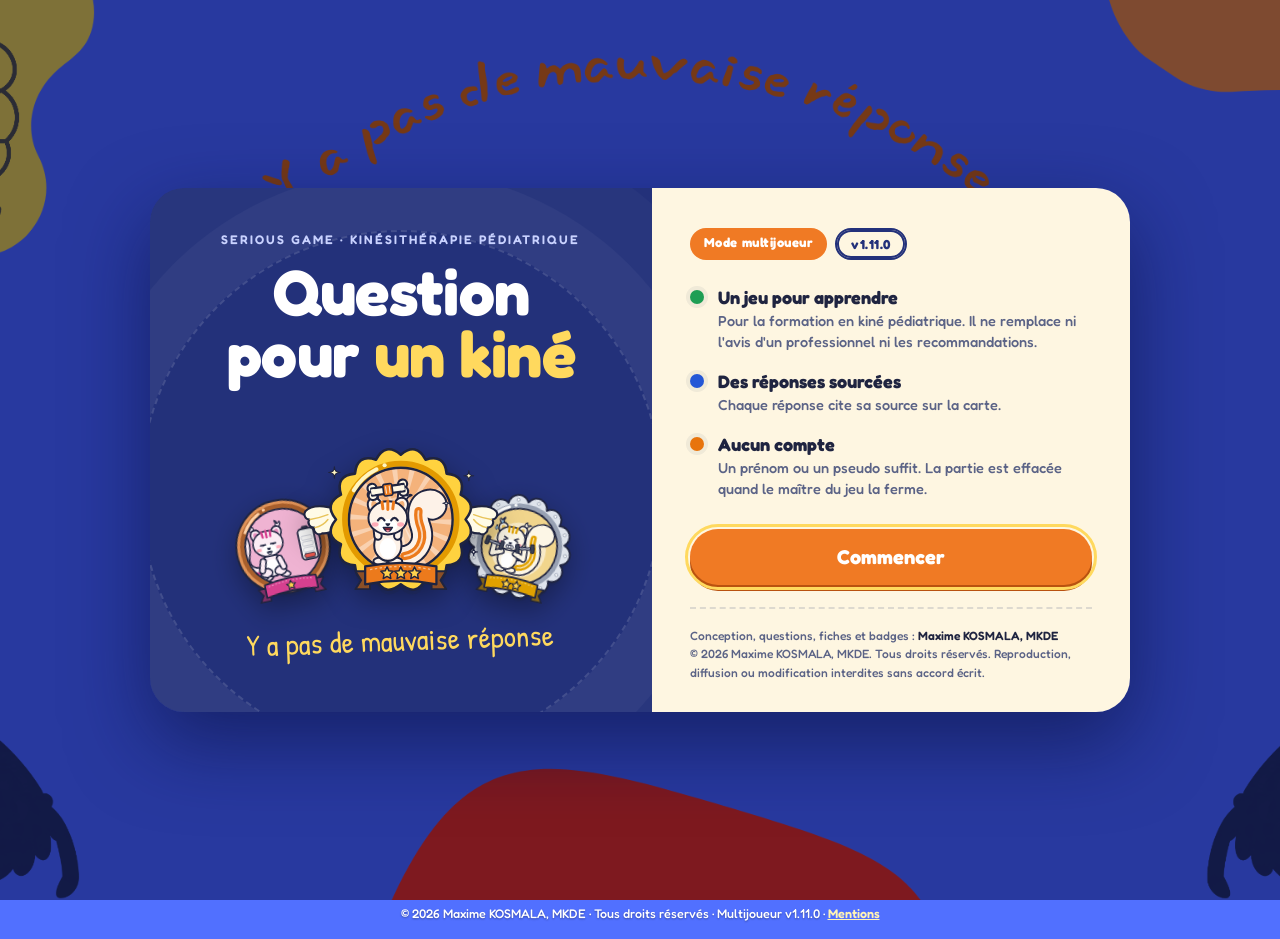
<file: index.html>
<!doctype html>
<!-- © 2026 Maxime KOSMALA, MKDE. Tous droits réservés. Question pour un kiné – Multijoueur v1.11.0. Voir LICENCE.txt. -->
<html lang="fr">
<head>
<meta charset="utf-8">
<meta name="author" content="Maxime KOSMALA, MKDE">
<meta name="copyright" content="© 2026 Maxime KOSMALA, MKDE. Tous droits réservés.">
<meta name="color-scheme" content="light dark">
<meta name="theme-color" content="#5170FF">
<meta name="viewport" content="width=device-width, initial-scale=1, viewport-fit=cover">
<title>Question pour un kiné · multijoueur</title>
<link rel="stylesheet" href="style.css?v=1.11.0">
<style>[hidden]{display:none!important} body{margin:0} img{max-width:100%}</style>
</head>
<body class="page-accueil">
<header class="m-head" aria-hidden="true"><img class="logo" src="logo.png" alt=""><img class="phrase" src="phrase.png" alt=""></header>
<main class="app" id="app"></main>
<noscript><p style="background:#fff;padding:16px">Ce jeu a besoin de JavaScript.</p></noscript>
<script>
/* Un lien d'invitation vers l'accueil avec un code renvoie directement sur la page joueur. */
if (/[?&]p=/.test(location.search)) location.replace("joueur.html" + location.search);
</script>
<script src="config.js?v=1.11.0"></script>
<script src="commun.js?v=1.11.0"></script>
<script src="badges.js?v=1.11.0"></script>
<script>
(function () {
  var Q = window.QPK;
  document.getElementById("app").innerHTML = Q.demoBanner() +
    '<section class="panel">' + Q.brand("mode multijoueur") +
    '<h2>Qui êtes-vous ?</h2><p class="lead">Une partie se joue avec un maître du jeu sur ordinateur et des joueurs sur leur téléphone.</p>' +
    '<div class="home-choices">' +
    '<a href="hote.html"><strong>Maître du jeu</strong><span>Je crée la partie, je vois les questions et les réponses, je valide.</span></a>' +
    '<a href="joueur.html"><strong>Joueur</strong><span>J\'ai un code de partie. Je réponds depuis mon téléphone.</span></a>' +
    '</div><p class="version">Question pour un kiné · ' + Q.VERSION + '</p></section>';
})();
</script>
</body>
</html>
</file>
<file: style.css>
/* © 2026 Maxime KOSMALA, MKDE. Tous droits réservés.
   Question pour un kiné – version pédiatrique · Multijoueur v1.11.0
   Reproduction, diffusion ou modification interdites sans accord écrit de l'auteur. Voir LICENCE.txt. */

/* Layout: plein écran sur le fond fourni ; carte au centre, commandes du maître du jeu dessous, camemberts des joueurs en bas. */
/* Polices hébergées avec le jeu (licence SIL OFL, voir LICENCE-polices-OFL.txt). Aucune connexion à Google Fonts. */
@font-face { font-family: "Fredoka"; src: url("police-fredoka.woff") format("woff"); font-weight: 500 700; font-style: normal; font-display: swap; }
@font-face { font-family: "Patrick Hand"; src: url("police-patrick-hand.woff") format("woff"); font-weight: 400; font-style: normal; font-display: swap; }
:root {
  color-scheme: light;
  --sky: #5170FF;        /* bleu du fond */
  --sky-deep: #23317A;   /* silhouettes */
  --sun: #FFD95E;        /* jaune du logo */
  --tangerine: #F07A24;  /* titre arqué */
  --cherry: #FF3131;     /* tache rouge */
  --paper: #FEF6E1;      /* crème de la carte */
  --ink: #1F2440;
  --muted: #5B6386;
  --panel: rgba(255, 255, 255, 0.94);
  --line: #D9DEF3;
  --font-ui: "Fredoka", "Trebuchet MS", system-ui, sans-serif;
  --font-hand: "Patrick Hand", "Comic Sans MS", "Segoe Print", cursive;
}
html, body { height: 100%; }
body {
  background: var(--sky) url("fond.png") center / cover no-repeat fixed;
  color: var(--ink);
  font-family: var(--font-ui);
  font-size: 16px;
}
button { font: inherit; cursor: pointer; }
button:focus-visible, input:focus-visible { outline: 3px solid var(--sun); outline-offset: 2px; }

.app {
  min-height: 100%;
  box-sizing: border-box;
  padding-left: max(16px, env(safe-area-inset-left, 0px));
  padding-right: max(16px, env(safe-area-inset-right, 0px));
  padding-block: clamp(140px, 19vh, 240px) 20px;
  display: flex; flex-direction: column; align-items: center; gap: 18px;
}

/* ---------- Top bar ---------- */
.topbar {
  position: fixed; z-index: 30;
  top: calc(12px + env(safe-area-inset-top, 0px));
  right: max(14px, env(safe-area-inset-right, 0px));
  display: flex; gap: 8px;
}
.chip-btn {
  background: var(--panel); color: var(--ink); border: 0; border-radius: 999px;
  padding: 8px 14px; font-weight: 600; font-size: 14px;
  box-shadow: 0 4px 14px rgba(20, 30, 90, 0.25);
}
.chip-btn.warn { background: var(--cherry); color: #fff; }

/* ---------- Panels (setup, rules, end) ---------- */
.panel {
  width: min(760px, 100%);
  background: var(--panel); border-radius: 28px;
  box-shadow: 0 18px 50px rgba(15, 25, 90, 0.35);
  padding: clamp(18px, 3vw, 32px);
  box-sizing: border-box;
}
.brand { text-align: center; margin: 0 0 16px; padding-bottom: 14px; border-bottom: 2px dashed var(--line); }
.brand h1 { margin: 0; font-size: clamp(30px, 4.6vw, 48px); line-height: 1.05; color: var(--tangerine); font-weight: 700; text-wrap: balance; }
.brand p { margin: 4px 0 0; font-size: clamp(15px, 1.8vw, 19px); font-weight: 600; letter-spacing: .14em; text-transform: uppercase; color: var(--sky-deep); }
.panel h2 { margin: 0 0 4px; font-size: clamp(24px, 3vw, 32px); color: var(--sky-deep); text-wrap: balance; }
.panel .lead { margin: 0 0 18px; color: var(--muted); }
.field-label { font-weight: 600; font-size: 13px; letter-spacing: 0.06em; text-transform: uppercase; color: var(--muted); margin: 18px 0 8px; }
.stepper { display: inline-flex; align-items: center; gap: 10px; background: #EEF1FF; border-radius: 999px; padding: 4px; }
.stepper button { width: 38px; height: 38px; border-radius: 50%; border: 0; background: #fff; font-size: 22px; font-weight: 700; color: var(--sky-deep); }
.stepper output { min-width: 28px; text-align: center; font-size: 22px; font-weight: 700; color: var(--sky-deep); font-variant-numeric: tabular-nums; }
.names { display: grid; grid-template-columns: repeat(auto-fill, minmax(170px, 1fr)); gap: 10px; }
.names input {
  width: 100%; box-sizing: border-box; border: 2px solid var(--line); border-radius: 14px;
  padding: 10px 12px; font: 600 16px var(--font-ui); color: var(--ink); background: #fff;
}
.cats { display: flex; flex-wrap: wrap; gap: 8px; }
.cat-toggle {
  display: inline-flex; align-items: center; gap: 8px; border-radius: 999px; border: 2px solid var(--line);
  background: #fff; padding: 6px 12px 6px 6px; font-weight: 600; font-size: 14px; color: var(--ink);
}
.cat-toggle .dot { width: 22px; height: 22px; border-radius: 50%; background: var(--c); display: grid; place-items: center; color: var(--t, #fff); font-size: 13px; }
.cat-toggle[aria-pressed="false"] { opacity: 0.45; }
.cat-toggle[aria-pressed="false"] .dot { color: transparent; background: #fff; border: 2px solid var(--c); box-sizing: border-box; }
.cat-toggle .n { color: var(--muted); font-weight: 500; }
.setup-foot { display: flex; flex-wrap: wrap; align-items: center; justify-content: space-between; gap: 12px; margin-top: 22px; }
.summary { color: var(--muted); }
.primary {
  border: 0; border-radius: 999px; padding: 14px 26px; font-size: 18px; font-weight: 700;
  background: var(--tangerine); color: #fff; box-shadow: 0 6px 0 #B9520F;
  transition: transform .12s, box-shadow .12s;
}
.primary:active { transform: translateY(4px); box-shadow: 0 2px 0 #B9520F; }
.primary:disabled { background: #B9BFD8; box-shadow: 0 6px 0 #9097B5; cursor: not-allowed; }
.ghost { border: 2px solid var(--sky-deep); background: #fff; color: var(--sky-deep); border-radius: 999px; padding: 10px 18px; font-weight: 700; }
.rules { margin: 0; padding-left: 20px; display: grid; gap: 6px; line-height: 1.45; }
.resume-box { display: flex; flex-wrap: wrap; gap: 10px; align-items: center; background: #FFF6D6; border-radius: 16px; padding: 10px 14px; margin-bottom: 14px; }

/* ---------- Card ---------- */
.table { display: flex; flex-direction: column; align-items: center; gap: 14px; width: 100%; }
.card-slot {
  width: 92vw; max-width: 720px;
  --w: min(720px, 94vw, calc((100vh - 540px) * 1.528));
  width: max(280px, var(--w)); max-width: 100%;
  aspect-ratio: 1007 / 659; perspective: 1600px; position: relative;
}
.card-empty {
  position: absolute; top: 0; right: 0; bottom: 0; left: 0; border-radius: 3.4% / 5.2%;
  border: 3px dashed rgba(255,255,255,0.7); display: grid; place-items: center;
  color: #fff; font-size: clamp(18px, 2.4vw, 26px); font-weight: 600; text-align: center; padding: 20px;
  background: rgba(35, 49, 122, 0.18);
}
.card {
  position: absolute; top: 0; right: 0; bottom: 0; left: 0; transform-style: preserve-3d;
  transition: transform .8s cubic-bezier(.3, .9, .3, 1);
}
.card.flipped { transform: rotateY(180deg); }
.face { position: absolute; top: 0; right: 0; bottom: 0; left: 0; backface-visibility: hidden; -webkit-backface-visibility: hidden; filter: drop-shadow(0 16px 26px rgba(10, 20, 80, 0.45)); }
.face.back { transform: rotateY(180deg); }
.face img { position: absolute; top: 0; right: 0; bottom: 0; left: 0; width: 100%; height: 100%; display: block; clip-path: inset(0.4% round 3.4% / 5.2%); }
.pill {
  position: absolute; left: 9.14%; top: 13.81%; width: 81.63%; height: 13.2%;
  border-radius: 999px; background: var(--c);
  display: flex; align-items: center; justify-content: center; gap: .5em;
  color: var(--t, #fff); font-family: var(--font-ui); font-weight: 600; text-align: center;
  font-size: calc(var(--cw) * 0.036); letter-spacing: 0.01em;
  box-shadow: inset 0 -0.25em 0 rgba(0,0,0,0.14);
}
.pill .tag { font-size: .62em; text-transform: uppercase; letter-spacing: .12em; opacity: .85; background: rgba(255,255,255,0.22); border: 1px solid currentColor; padding: .25em .7em; border-radius: 999px; }
.paper {
  position: absolute; left: 6.6%; top: 30.2%; width: 85.6%; height: 62.8%;
  background: var(--paper); overflow: hidden;
}
.paper .rule { position: absolute; left: 0; right: 0; border-bottom: 2px dotted #2A2A2A; opacity: .78; }
.paper .text {
  position: absolute; left: 0; right: 0; top: 0; text-align: center;
  font-family: var(--font-hand); color: #1B1B2E; padding: 0 3%;
  overflow-wrap: anywhere;
}
.card.enter { animation: deal .7s cubic-bezier(.2,.9,.25,1.15); }
@keyframes deal { from { transform: translateY(-60vh) rotate(-14deg) scale(.7); opacity: 0; } to { transform: none; opacity: 1; } }
.card.leave { animation: discard .45s ease-in forwards; }
@keyframes discard { to { transform: translateX(80vw) rotate(18deg); opacity: 0; } }

.source { min-height: 1.4em; color: #fff; font-size: 13px; text-align: center; max-width: min(720px, 100%); text-shadow: 0 1px 2px rgba(0,0,0,.35); }
.source a { color: #FFF3B5; }

/* ---------- GM controls ---------- */
.controls { display: flex; flex-wrap: wrap; gap: 10px; justify-content: center; align-items: center; }
.award { width: min(900px, 100%); background: var(--panel); border-radius: 20px; padding: 12px 14px; box-sizing: border-box; box-shadow: 0 10px 30px rgba(15,25,90,.3); }
.award h3 { margin: 0 0 8px; font-size: 15px; color: var(--muted); font-weight: 600; text-align: center; }
.award .who { display: flex; flex-wrap: wrap; gap: 8px; justify-content: center; }
.who button {
  border: 0; border-radius: 999px; padding: 10px 16px; font-weight: 700; font-size: 16px;
  background: var(--c); color: var(--t, #fff); box-shadow: 0 4px 0 rgba(0,0,0,0.25);
}
.who button.none { background: #fff; color: var(--muted); border: 2px solid var(--line); box-shadow: none; }
.who button:disabled { background: #E7EAF5; color: #9AA1BF; box-shadow: none; cursor: not-allowed; }

/* ---------- Players ---------- */
.players { display: flex; flex-wrap: wrap; gap: 12px; justify-content: center; width: min(1200px, 100%); }
.player {
  background: var(--panel); border-radius: 22px; padding: 10px 14px 10px 10px; min-width: 0;
  display: flex; align-items: center; gap: 10px; box-shadow: 0 8px 22px rgba(15,25,90,.28);
  transition: transform .3s, box-shadow .3s;
}
.player.hot { transform: translateY(-8px) scale(1.06); box-shadow: 0 0 0 4px var(--sun), 0 14px 30px rgba(15,25,90,.4); }
.player.done { background: #FFF6D6; }
.player svg { width: clamp(60px, 7vw, 84px); height: auto; flex: none; overflow: visible; }
.player .meta { display: grid; gap: 2px; min-width: 0; }
.player .name { font-weight: 700; font-size: 17px; white-space: nowrap; overflow: hidden; text-overflow: ellipsis; max-width: 150px; }
.player .count { font-size: 13px; color: var(--muted); font-variant-numeric: tabular-nums; }
.player .badge { font-size: 12px; font-weight: 700; color: #8A5A00; }
.slice { transition: fill .3s; }
.slice.pop { animation: pop .6s cubic-bezier(.2,1.6,.4,1); transform-box: fill-box; transform-origin: center; }
@keyframes pop { 0% { transform: scale(.4); } 60% { transform: scale(1.25); } 100% { transform: scale(1); } }

/* ---------- Celebration ---------- */
.banner {
  position: fixed; top: 0; right: 0; bottom: 0; left: 0; z-index: 50; display: grid; place-items: center; pointer-events: none;
}
.banner .box {
  text-align: center; background: #fff; border-radius: 30px; padding: 22px 40px 26px;
  box-shadow: 0 20px 60px rgba(10,20,80,.5); border: 6px solid var(--c);
  animation: bannerIn .55s cubic-bezier(.2,1.5,.4,1);
  max-width: 86vw;
}
.banner .small { font-size: clamp(16px, 2vw, 22px); color: var(--muted); font-weight: 600; }
.banner .big { font-size: clamp(38px, 7vw, 84px); font-weight: 700; color: var(--tangerine); line-height: 1.05; overflow-wrap: anywhere; }
.banner .sub { margin-top: 6px; font-size: clamp(15px, 1.8vw, 20px); color: var(--ink); font-weight: 700; }
.banner.out .box { animation: bannerOut .35s ease-in forwards; }
@keyframes bannerIn { from { transform: scale(.3) rotate(-8deg); opacity: 0; } to { transform: none; opacity: 1; } }
@keyframes bannerOut { to { transform: scale(.6); opacity: 0; } }
.confetti { position: fixed; top: -20px; width: 10px; height: 16px; border-radius: 2px; z-index: 49; pointer-events: none; }
.flyer { position: fixed; z-index: 60; pointer-events: none; left: 0; top: 0; }

/* ---------- End ---------- */
.ranking { list-style: none; margin: 10px 0 0; padding: 0; display: grid; gap: 10px; }
.ranking li { display: flex; align-items: center; gap: 14px; background: #fff; border: 2px solid var(--line); border-radius: 18px; padding: 10px 14px; }
.ranking li:first-child { border-color: var(--sun); background: #FFF8DC; }
.ranking .pos { font-size: 28px; font-weight: 700; color: var(--tangerine); width: 48px; text-align: center; font-variant-numeric: tabular-nums; }
.ranking .who2 { font-size: 20px; font-weight: 700; flex: 1; min-width: 0; overflow-wrap: anywhere; }
.ranking .stat { color: var(--muted); font-size: 14px; text-align: right; }
.ranking svg { width: 54px; height: 54px; flex: none; }

@media (max-width: 560px) {
  .player .name { max-width: 110px; }
  .pill { font-size: calc(var(--cw) * 0.042); }
}

/* ---------- Téléphone : fond simplifié, logo et phrase entiers ---------- */
.m-head { display: none; }
@media (max-width: 760px) {
  body { background: var(--sky); }
  .m-head { display: block; position: relative; height: 230px; margin-bottom: -230px; pointer-events: none; }
  .m-head .logo { position: absolute; left: 0; top: 0; width: 132px; height: auto; }
  .m-head .phrase { position: absolute; left: 50%; transform: translateX(-50%); top: 148px; width: min(88vw, 440px); height: auto; }
  .app { padding-block: 240px 16px; }
}
@media (prefers-reduced-motion: reduce) {
  .card, .card.enter, .card.leave, .slice.pop, .banner .box { animation: none !important; transition: none !important; }
}

/* ---------- Compatibilité anciens navigateurs ---------- */
@supports not (aspect-ratio: 1 / 1) {
  .card-slot::before { content: ""; display: block; padding-top: 65.44%; }
}

/* ---------- Paramètres ---------- */
.tabs { display: flex; flex-wrap: wrap; gap: 6px; margin: 4px 0 18px; border-bottom: 2px solid var(--line); }
.tabs button {
  border: 0; background: none; padding: 10px 14px; font-weight: 700; font-size: 15px; color: var(--muted);
  border-bottom: 3px solid transparent; margin-bottom: -2px;
}
.tabs button[aria-selected="true"] { color: var(--sky-deep); border-bottom-color: var(--tangerine); }
.note { background: #EEF1FF; border-radius: 14px; padding: 10px 14px; color: var(--ink); line-height: 1.45; margin: 0 0 14px; }
.note.warn { background: #FFF1D6; }
.note.ok { background: #E3F6EA; }
.note strong { color: var(--sky-deep); }
.toolbar { display: flex; flex-wrap: wrap; gap: 8px; align-items: center; margin-bottom: 10px; }
.toolbar select, .toolbar input[type="search"], .form select, .form input, .form textarea {
  border: 2px solid var(--line); border-radius: 12px; padding: 9px 11px; font: 500 15px var(--font-ui); color: var(--ink); background: #fff;
  box-sizing: border-box; max-width: 100%;
}
.toolbar input[type="search"] { flex: 1 1 180px; min-width: 0; }
.qlist { display: grid; gap: 6px; max-height: 52vh; overflow-y: auto; padding-right: 4px; }
.qrow { display: flex; gap: 10px; align-items: flex-start; background: #fff; border: 2px solid var(--line); border-radius: 14px; padding: 8px 10px; }
.qrow .num { color: var(--muted); font-size: 12px; font-weight: 700; min-width: 30px; padding-top: 3px; font-variant-numeric: tabular-nums; }
.qrow .body { flex: 1; min-width: 0; }
.qrow .chip { display: inline-block; font-size: 11px; font-weight: 700; padding: 2px 8px; border-radius: 999px; background: var(--c); color: var(--t, #fff); margin-bottom: 3px; }
.qrow .qt { font-weight: 600; line-height: 1.35; overflow-wrap: anywhere; }
.qrow .at { color: var(--muted); font-size: 13px; line-height: 1.35; overflow-wrap: anywhere; }
.qrow .acts { display: flex; flex-direction: column; gap: 4px; }
.mini { border: 2px solid var(--line); background: #fff; border-radius: 999px; padding: 5px 10px; font-weight: 700; font-size: 13px; color: var(--sky-deep); white-space: nowrap; }
.mini.danger { color: #B42318; }
.mini.danger.armed { background: #B42318; color: #fff; border-color: #B42318; }
.form { display: grid; gap: 10px; }
.form label { display: grid; gap: 4px; font-weight: 600; font-size: 14px; color: var(--muted); }
.form textarea { min-height: 84px; resize: vertical; line-height: 1.4; }
.row-btns { display: flex; flex-wrap: wrap; gap: 8px; justify-content: flex-end; align-items: center; margin-top: 6px; }
.group-grid { display: grid; grid-template-columns: repeat(auto-fill, minmax(170px, 1fr)); gap: 10px; }
.group-grid input { border: 2px solid var(--line); border-radius: 14px; padding: 10px 12px; font: 600 16px var(--font-ui); color: var(--ink); background: #fff; width: 100%; box-sizing: border-box; }
.file-zone { display: grid; gap: 10px; border: 3px dashed var(--line); border-radius: 18px; padding: 16px; background: #fff; }
.file-zone input[type="file"] { font: 500 15px var(--font-ui); max-width: 100%; }
.radios { display: flex; flex-wrap: wrap; gap: 14px; }
.radios label { display: inline-flex; gap: 6px; align-items: center; font-weight: 600; }
.steps-list { margin: 6px 0 0; padding-left: 20px; line-height: 1.5; }
.steps-list li { margin-bottom: 4px; }
.version { margin-top: 16px; color: var(--muted); font-size: 12px; text-align: right; }
.cat-toggle:disabled { opacity: .3; cursor: not-allowed; }

/* =================== Multijoueur =================== */
.demo-note { width: min(1200px, 100%); box-sizing: border-box; background: #FFF1D6; color: var(--ink); border-radius: 16px; padding: 10px 14px; line-height: 1.45; box-shadow: 0 8px 22px rgba(15,25,90,.2); }
.err-note { background: #FDE2E1; }
.panel .row { display: flex; flex-wrap: wrap; gap: 10px; align-items: center; }
.big-input {
  width: 100%; box-sizing: border-box; border: 2px solid var(--line); border-radius: 14px;
  padding: 12px 14px; font: 600 18px var(--font-ui); color: var(--ink); background: #fff;
}
.code-input { text-transform: uppercase; letter-spacing: .3em; font-size: 26px; text-align: center; }
.home-choices { display: grid; grid-template-columns: repeat(auto-fit, minmax(220px, 1fr)); gap: 14px; margin-top: 10px; }
.home-choices a {
  display: grid; gap: 6px; text-decoration: none; color: var(--ink); background: #fff; border: 3px solid var(--line);
  border-radius: 22px; padding: 18px; transition: transform .15s, border-color .15s;
}
.home-choices a:hover { transform: translateY(-3px); border-color: var(--tangerine); }
.home-choices strong { font-size: 22px; color: var(--sky-deep); }
.home-choices span { color: var(--muted); line-height: 1.4; }

/* Salle d'attente */
.lobby { display: grid; grid-template-columns: minmax(0, 1fr) auto; gap: 18px; align-items: center; }
.lobby .code-big { font-size: clamp(48px, 9vw, 92px); font-weight: 700; letter-spacing: .12em; color: var(--tangerine); line-height: 1; }
.lobby .link { word-break: break-all; color: var(--sky-deep); font-weight: 600; }
.qr-box { background: #fff; border-radius: 18px; padding: 8px; border: 2px solid var(--line); line-height: 0; }
.qr-box svg { width: clamp(150px, 22vw, 240px); height: auto; }
.chips { display: flex; flex-wrap: wrap; gap: 8px; margin-top: 6px; }
.chips span { background: #EEF1FF; border-radius: 999px; padding: 6px 12px; font-weight: 600; }
.chips span.off { opacity: .45; }
.chips .x { border: 0; background: none; color: #B42318; font-weight: 700; margin-left: 4px; padding: 0 2px; }
@media (max-width: 640px) { .lobby { grid-template-columns: 1fr; justify-items: center; text-align: center; } }

/* Bandeau d'infos du maître du jeu */
.infobar { width: min(1200px, 100%); display: flex; flex-wrap: wrap; gap: 8px 14px; align-items: center; justify-content: space-between;
  background: var(--panel); border-radius: 18px; padding: 8px 14px; box-sizing: border-box; box-shadow: 0 8px 22px rgba(15,25,90,.25); }
.infobar .code { font-weight: 700; color: var(--tangerine); letter-spacing: .1em; font-size: 20px; }
.infobar .acts { display: flex; flex-wrap: wrap; gap: 6px; }

/* Grille du maître du jeu : carte + réponse à gauche, pile des réponses à droite */
.mj-grid { width: min(1200px, 100%); display: grid; grid-template-columns: minmax(0, 1.15fr) minmax(0, 1fr); gap: 18px; align-items: start; }
@media (max-width: 900px) { .mj-grid { grid-template-columns: 1fr; } }
.mj-col { display: flex; flex-direction: column; gap: 12px; align-items: stretch; min-width: 0; }
.card-slot.fluid { width: 100%; max-width: 100%; }
.answer-box { background: var(--panel); border-radius: 20px; padding: 12px 16px; box-shadow: 0 10px 30px rgba(15,25,90,.3); }
.answer-box h3, .pile-head h3 { margin: 0 0 6px; font-size: 13px; letter-spacing: .08em; text-transform: uppercase; color: var(--muted); }
.answer-box .a { line-height: 1.45; font-weight: 500; }
.answer-box .a.hidden { filter: blur(7px); user-select: none; }
.answer-box .src { margin-top: 6px; font-size: 13px; color: var(--muted); }
.answer-box .src a { color: var(--sky-deep); }
.answer-box .tools { display: flex; justify-content: flex-end; margin-top: 6px; }
.mj-controls { display: flex; flex-wrap: wrap; gap: 10px; justify-content: center; }

.pile-head { display: flex; justify-content: space-between; align-items: baseline; background: var(--panel); border-radius: 16px; padding: 8px 14px; }
.pile-head .n { font-weight: 700; color: var(--sky-deep); }
.pile { position: relative; width: 100%; aspect-ratio: 1007 / 659; margin-bottom: 14px; }
.pile .layer { position: absolute; top: 0; right: 0; bottom: 0; left: 0; border-radius: 3.4% / 5.2%; background: #fff url("carte.jpg") center / cover;
  box-shadow: 0 6px 16px rgba(10,20,80,.35); }
.pile .top { position: absolute; top: 0; right: 0; bottom: 0; left: 0; filter: drop-shadow(0 14px 22px rgba(10, 20, 80, 0.45)); }
.pile .top img { position: absolute; top: 0; right: 0; bottom: 0; left: 0; width: 100%; height: 100%; display: block; clip-path: inset(0.4% round 3.4% / 5.2%); }
.pile .top.enter { animation: deal .5s cubic-bezier(.2,.9,.25,1.15); }
.pile-empty { position: absolute; top: 0; right: 0; bottom: 0; left: 0; border-radius: 3.4% / 5.2%; border: 3px dashed rgba(255,255,255,0.7);
  display: grid; place-items: center; color: #fff; font-weight: 600; text-align: center; padding: 20px; background: rgba(35, 49, 122, 0.18); font-size: clamp(16px, 2vw, 22px); }
.verdict { display: grid; grid-template-columns: 1fr 1fr; gap: 10px; }
.verdict button { border: 0; border-radius: 999px; padding: 14px 10px; font-size: 18px; font-weight: 700; color: #fff; }
.verdict .ok { background: #1E9E54; box-shadow: 0 6px 0 #12693A; }
.verdict .ko { background: #D6263B; box-shadow: 0 6px 0 #8E1626; }
.verdict button:active { transform: translateY(4px); box-shadow: none; }
.verdict button:disabled { background: #B9BFD8; box-shadow: none; cursor: not-allowed; }
.queue { background: var(--panel); border-radius: 16px; padding: 8px 14px; font-size: 14px; color: var(--muted); }
.queue ol { margin: 4px 0 0; padding-left: 20px; }
.queue li { margin: 2px 0; }
.queue b { color: var(--ink); }

/* Joueurs */
.player.me { box-shadow: 0 0 0 3px var(--tangerine), 0 8px 22px rgba(15,25,90,.28); }
.player.off { opacity: .55; }
.player .st { font-size: 12px; font-weight: 700; }
.st.wait { color: #8A5A00; } .st.ko { color: #B42318; } .st.ok { color: #12693A; }

/* Page joueur */
.play { width: min(720px, 100%); display: flex; flex-direction: column; gap: 12px; }
.play .card-slot { width: 100%; max-width: 100%; }
.answer-form { background: var(--panel); border-radius: 22px; padding: 12px 14px; box-shadow: 0 10px 30px rgba(15,25,90,.3); display: grid; gap: 10px; }
.answer-form textarea { width: 100%; box-sizing: border-box; min-height: 96px; resize: vertical; border: 2px solid var(--line); border-radius: 14px;
  padding: 10px 12px; font: 500 17px/1.4 var(--font-ui); color: var(--ink); background: #fff; }
.answer-form textarea:disabled { background: #F2F4FA; color: var(--muted); }
.answer-form .foot { display: flex; flex-wrap: wrap; gap: 10px; align-items: center; justify-content: space-between; }
.feedback { border-radius: 14px; padding: 10px 14px; font-weight: 600; line-height: 1.4; }
.feedback.wait { background: #FFF6D6; color: #6B4700; }
.feedback.ko { background: #FDE2E1; color: #8E1626; animation: shake .4s; }
.feedback.ok { background: #E3F6EA; color: #12693A; }
.feedback.info { background: #EEF1FF; color: var(--sky-deep); }
@keyframes shake { 20%, 60% { transform: translateX(-6px); } 40%, 80% { transform: translateX(6px); } }
.waiting { text-align: center; }
.waiting .dots::after { content: "…"; animation: blink 1.4s infinite; }
@keyframes blink { 50% { opacity: .2; } }
.ecran .players .player svg { width: clamp(70px, 8vw, 100px); }

/* Téléphone : en-tête réduit sur la page joueur pour garder la question et le champ visibles */
@media (max-width: 760px) {
  body.page-joueur .m-head { height: 96px; margin-bottom: -96px; }
  body.page-joueur .m-head .logo { width: 84px; }
  body.page-joueur .m-head .phrase { display: none; }
  body.page-joueur .app { padding-block: 100px 16px; }
}
@media (prefers-reduced-motion: reduce) { .pile .top.enter, .feedback.ko { animation: none !important; } }
.modal { position: fixed; top: 0; right: 0; bottom: 0; left: 0; z-index: 40; background: rgba(20, 28, 70, .55); display: grid; place-items: center; padding: 16px; }
.modal .panel { max-height: 92vh; overflow: auto; }
.waiting .chips { justify-content: center; }

/* ---------- choix par fiche ---------- */
.field-row { display: flex; align-items: center; justify-content: space-between; gap: 10px; flex-wrap: wrap; margin: 18px 0 8px; }
.field-row .field-label { margin: 0; }
.mode-switch { display: inline-flex; border: 2px solid var(--line); border-radius: 999px; background: #fff; padding: 2px; }
.mode-switch button { border: 0; background: none; border-radius: 999px; padding: 4px 12px; font: 600 13px var(--font-ui); color: var(--muted); cursor: pointer; }
.mode-switch button[aria-pressed="true"] { background: var(--sky-deep); color: #fff; }
.fiches-pick { border: 2px solid var(--line); border-radius: 16px; background: #fff; padding: 4px 12px; max-height: 340px; overflow: auto; }
.fiches-pick details { border-bottom: 1px dashed var(--line); }
.fiches-pick details:last-of-type { border-bottom: 0; }
.fiches-pick summary { display: flex; align-items: center; gap: 8px; padding: 9px 0; font-weight: 700; color: var(--sky-deep); cursor: pointer; list-style: none; }
.fiches-pick summary::-webkit-details-marker { display: none; }
.fiches-pick .chev { margin-left: auto; color: var(--muted); font-size: 18px; line-height: 1; transition: transform .15s; }
.fiches-pick details[open] .chev { transform: rotate(90deg); }
.fiches-pick label { display: flex; align-items: center; gap: 8px; padding: 5px 0 5px 26px; font-size: 14px; cursor: pointer; }
.fiches-pick .n { color: var(--muted); font-weight: 500; font-size: 13px; white-space: nowrap; }
.fiches-pick input[type="checkbox"] { width: 18px; height: 18px; margin: 0; accent-color: var(--sky-deep); flex: none; }
.fiches-pick label input[disabled] + span { opacity: .45; }
.fiches-tools { margin: 6px 0 8px; font-size: 13px; color: var(--muted); text-align: right; }
.linkish { border: 0; background: none; padding: 0; font: 600 13px var(--font-ui); color: var(--sky-deep); text-decoration: underline; cursor: pointer; }
.fiches-note { font-size: 13px; color: var(--muted); margin: 8px 0 0; }

/* ---------- choix par fil rouge ---------- */
.fils-pick label.fil { align-items: flex-start; padding: 8px 0; border-bottom: 1px dashed var(--line); }
.fils-pick label.fil:last-of-type { border-bottom: 0; }
.fils-pick label.fil > span:first-of-type { flex: 1; }
.fils-pick label.fil b { color: var(--sky-deep); }
.fils-pick label.fil small { display: block; margin-top: 3px; font-size: 12.5px; line-height: 1.4; color: var(--muted); }
.fils-pick label.fil input { margin-top: 2px; }
.mode-switch { flex-wrap: wrap; }

/* =================== v1.4.0 : chrono, réponses, badges =================== */
.panel.wide { width: min(1100px, 100%); }
.durs button { padding: 6px 14px; }

/* Chrono */
.timer { display: flex; align-items: center; gap: 12px; background: var(--panel); border-radius: 999px; padding: 8px 16px 8px 10px; box-shadow: 0 8px 22px rgba(15,25,90,.25); }
.timer .tbar { flex: 1; height: 14px; border-radius: 999px; background: #E4E8F7; overflow: hidden; }
.timer .tbar i { display: block; height: 100%; width: 100%; border-radius: inherit; background: #1E9E54; transition: width .25s linear, background .3s; }
.timer .ttxt { min-width: 7.5em; text-align: right; font-weight: 700; font-size: 20px; color: var(--sky-deep); font-variant-numeric: tabular-nums; }
.timer.hurry .tbar i { background: var(--tangerine); }
.timer.hurry .ttxt { color: #B4520F; }
.timer.up .ttxt { color: var(--muted); font-size: 16px; }
.ecran .timer .ttxt { font-size: 28px; }

/* Réponses côté maître du jeu */
.answers { list-style: none; margin: 0; padding: 0; display: grid; gap: 8px; }
.ans { display: grid; grid-template-columns: minmax(70px, 120px) minmax(0, 1fr) auto; gap: 10px; align-items: center; background: var(--panel); border-radius: 16px; padding: 10px 12px; border: 3px solid transparent; box-shadow: 0 6px 16px rgba(15,25,90,.2); }
.ans .an { font-weight: 700; overflow-wrap: anywhere; }
.ans .an small { display: block; font-weight: 600; font-size: 11px; color: #8A5A00; }
.ans .at { line-height: 1.4; overflow-wrap: anywhere; }
.ans .at em { color: var(--muted); font-style: normal; }
.ans.todo { border-color: var(--sun); }
.ans.ok { border-color: #1E9E54; background: #F0FAF3; }
.ans.ko { border-color: #E3A3AA; background: #FFF4F4; }
.ans.none { opacity: .7; }
.ans.off .an::after { content: " · hors ligne"; font-weight: 500; font-size: 12px; color: var(--muted); }
.judge { display: flex; gap: 6px; }
.judge button { width: 48px; height: 48px; border-radius: 50%; border: 3px solid; font-size: 22px; font-weight: 700; background: #fff; }
.judge .j-ok { border-color: #1E9E54; color: #12693A; }
.judge .j-ko { border-color: #D6263B; color: #8E1626; }
.judge .j-ok[aria-pressed="true"] { background: #1E9E54; color: #fff; }
.judge .j-ko[aria-pressed="true"] { background: #D6263B; color: #fff; }
.res { font-weight: 700; font-size: 14px; white-space: nowrap; }
.res.ok { color: #12693A; } .res.ko { color: #8E1626; }
.mj-hint { margin: 0; background: #FFF6D6; color: #6B4700; border-radius: 14px; padding: 8px 12px; font-size: 14px; line-height: 1.4; }
.mj-hint.light { background: var(--panel); color: var(--muted); }

/* Écran projeté : qui a répondu */
.status { width: min(1200px, 100%); }
.st-row { display: flex; flex-wrap: wrap; gap: 8px; justify-content: center; }
.st-chip { background: var(--panel); border-radius: 999px; padding: 8px 14px; font-weight: 700; font-size: 18px; box-shadow: 0 6px 16px rgba(15,25,90,.2); border: 3px solid transparent; }
.st-chip.sent { border-color: var(--sun); }
.st-chip.ok { border-color: #1E9E54; background: #F0FAF3; color: #12693A; }
.st-chip.ko { opacity: .7; }
.st-chip.off { opacity: .45; }
.quit-row { display: flex; justify-content: center; }

/* Tableau des badges (à la demande du maître du jeu) */
.board { position: fixed; top: 0; right: 0; bottom: 0; left: 0; z-index: 45; background: rgba(20, 28, 70, .62); display: grid; place-items: center; padding: 16px; animation: fadeIn .25s; }
@keyframes fadeIn { from { opacity: 0; } }
.board-box, .modal .board-box { width: min(1500px, 100%); max-height: 94vh; overflow: auto; box-sizing: border-box; background: var(--paper); border-radius: 28px; padding: clamp(14px, 2.4vw, 28px); box-shadow: 0 20px 60px rgba(10,20,80,.5); }
.modal .board-box { box-shadow: none; padding: 0; background: none; max-height: none; }
.board-head { display: flex; justify-content: space-between; align-items: center; gap: 12px; margin-bottom: 10px; }
.board-head h2 { margin: 0; color: var(--sky-deep); font-size: clamp(24px, 3vw, 38px); }
.board-pick { display: flex; flex-wrap: wrap; gap: 6px; margin-bottom: 14px; }
.board-pick .mini[aria-pressed="true"] { background: var(--sky-deep); color: #fff; border-color: var(--sky-deep); }
.board-grid { display: grid; gap: 6px 4px; align-items: center; }
.board-grid .bh { font-size: clamp(10px, .9vw, 13px); font-weight: 700; color: var(--muted); text-align: center; line-height: 1.15; overflow-wrap: anywhere; }
.board-grid .bh i { display: block; width: 12px; height: 12px; border-radius: 50%; margin: 0 auto 3px; }
.board-grid .bn { font-weight: 700; font-size: clamp(14px, 1.4vw, 20px); overflow-wrap: anywhere; }
.board-grid .bc svg { display: block; width: 100%; height: auto; }
.board-grid .bc.locked { opacity: .55; }
.board-grid .bt { font-weight: 700; font-size: clamp(18px, 1.8vw, 26px); color: var(--tangerine); text-align: center; }
.board-grid .bt small { font-size: .55em; color: var(--muted); }
.board-one { display: grid; grid-template-columns: repeat(auto-fill, minmax(150px, 1fr)); gap: 12px; }
.b1 { margin: 0; background: #fff; border-radius: 20px; padding: 8px 8px 10px; text-align: center; box-shadow: 0 2px 0 #E6DEC8; }
.b1 svg { display: block; width: 100%; height: auto; }
.b1.locked svg { opacity: .7; }
.b1 figcaption { display: grid; gap: 2px; }
.b1 figcaption b { font-family: var(--font-hand); font-size: 19px; font-weight: 400; color: var(--ink); line-height: 1.1; }
.b1 figcaption span { font-size: 12.5px; color: var(--muted); }
.board-total { text-align: center; font-weight: 700; color: var(--sky-deep); margin: 14px 0 0; font-size: 18px; }
@media (max-width: 560px) { .board-one { grid-template-columns: repeat(2, minmax(0, 1fr)); } }

/* Badge débloqué */
.levelup .box { padding: 18px 28px 22px; }
.levelup .lu-badge { width: min(300px, 70vw); margin: 4px auto; }
.levelup .lu-badge svg { display: block; width: 100%; height: auto; animation: luPop .8s cubic-bezier(.2,1.6,.4,1); }
.levelup .sub { font-family: var(--font-hand); font-size: clamp(22px, 3vw, 30px); font-weight: 400; }
.levelup .lu-note { margin-top: 4px; color: var(--muted); font-weight: 600; font-size: 15px; }
@keyframes luPop { 0% { transform: scale(.3) rotate(-25deg); } 60% { transform: scale(1.12) rotate(4deg); } 100% { transform: none; } }

/* Classement et bilan */
.ranking li { flex-wrap: wrap; }
.ranking li.me { border-color: var(--tangerine); }
.ranking .who2 { flex: 1 1 140px; }
.ranking .who2 .left { font-size: 12px; color: var(--muted); font-weight: 600; }
.ranking .stat b { color: var(--sky-deep); font-size: 16px; }
.mini-badges { display: flex; flex-wrap: wrap; gap: 2px; flex: 2 1 260px; }
.mini-badges .mb { width: 44px; line-height: 0; }
.ranking .mini-badges svg { width: 44px; height: auto; }
.bilan { margin-top: 22px; }
.bilan h3 { margin: 18px 0 8px; font-size: 14px; letter-spacing: .08em; text-transform: uppercase; color: var(--muted); }
.bil-row { display: grid; grid-template-columns: minmax(140px, 1.2fr) minmax(0, 2fr) 92px; gap: 10px; align-items: center; padding: 4px 0; }
.bil-cat { display: flex; align-items: center; gap: 8px; font-weight: 600; font-size: 14px; }
.bil-cat i { width: 12px; height: 12px; border-radius: 50%; flex: none; }
.bil-bar { height: 12px; background: #E4E8F7; border-radius: 999px; overflow: hidden; }
.bil-bar i { display: block; height: 100%; border-radius: inherit; }
.bil-n { font-weight: 700; text-align: right; font-variant-numeric: tabular-nums; }
.bil-n small { display: block; font-weight: 500; font-size: 11.5px; color: var(--muted); }
.miss { margin: 0; padding-left: 22px; display: grid; gap: 8px; line-height: 1.4; }
.miss .chip { display: inline-block; font-size: 11px; font-weight: 700; padding: 2px 8px; border-radius: 999px; background: var(--c); color: var(--t, #fff); vertical-align: 1px; }
.miss small { color: var(--muted); white-space: nowrap; }
@media (max-width: 560px) { .bil-row { grid-template-columns: 1fr 70px; } .bil-bar { grid-column: 1 / -1; grid-row: 2; } .ans { grid-template-columns: 1fr auto; } .ans .at { grid-column: 1 / -1; grid-row: 2; } }
@media (prefers-reduced-motion: reduce) { .board, .levelup .lu-badge svg { animation: none !important; } }
.panel .board-box { max-height: none; overflow: visible; box-shadow: none; margin: 4px 0 18px; }
.timer.up .tbar i { transition: none; }

/* =================== v1.7.0 : page de démarrage =================== */
.splash { position: fixed; top: 0; right: 0; bottom: 0; left: 0; z-index: 80; overflow: auto; padding: 16px; box-sizing: border-box;
  display: flex; align-items: center; justify-content: center;
  background: rgba(20, 28, 80, .55) url("fond.png") center / cover no-repeat; background-blend-mode: multiply; transition: opacity .3s; }
.splash.out { opacity: 0; }
.sp-card { width: min(980px, 100%); margin: auto; display: grid; grid-template-columns: minmax(0, 1.05fr) minmax(0, 1fr);
  border-radius: 34px; overflow: hidden; box-shadow: 0 30px 80px rgba(8, 14, 60, .55); animation: spIn .7s cubic-bezier(.2,1.2,.35,1); }
@keyframes spIn { from { transform: translateY(30px) scale(.96); opacity: 0; } }

/* Colonne titre */
.sp-hero { position: relative; background: var(--sky-deep); color: #fff; padding: 44px 40px 36px; display: flex; flex-direction: column; align-items: center; text-align: center; overflow: hidden; }
.sp-hero::before { content: ""; position: absolute; width: 520px; height: 520px; left: 50%; top: 58%; transform: translate(-50%, -50%);
  border-radius: 50%; border: 2px dashed rgba(255,255,255,.14); box-shadow: 0 0 0 60px rgba(255,255,255,.035), 0 0 0 120px rgba(255,255,255,.025); pointer-events: none; }
.sp-eyebrow { position: relative; margin: 0; font-size: 12.5px; font-weight: 600; letter-spacing: .16em; text-transform: uppercase; color: #C9D2FF; }
.sp-hero h1 { position: relative; margin: 14px 0 0; font-size: clamp(40px, 5.4vw, 64px); line-height: .98; font-weight: 700; letter-spacing: -.01em; color: #fff; }
.sp-hero h1 em { font-style: normal; color: var(--sun); }
.sp-fan { position: relative; width: 100%; max-width: 380px; height: 190px; margin: 26px 0 8px; }
.sp-b { position: absolute; bottom: 0; line-height: 0; filter: drop-shadow(0 10px 14px rgba(0,0,0,.35)); }
.sp-b svg { width: 100%; height: auto; display: block; }
.sp-c { width: 52%; left: 24%; bottom: 6px; z-index: 2; animation: spFloat 4s ease-in-out infinite; }
.sp-l { width: 38%; left: 0; transform: rotate(-12deg); }
.sp-r { width: 38%; right: 0; transform: rotate(12deg); }
@keyframes spFloat { 50% { transform: translateY(-6px); } }
.sp-tag { position: relative; margin: 10px 0 0; font-family: var(--font-hand); font-size: clamp(24px, 2.8vw, 30px); color: var(--sun); transform: rotate(-2deg); }

/* Colonne infos */
.sp-body { background: var(--paper); padding: 40px 38px 30px; display: flex; flex-direction: column; }
.sp-meta { display: flex; flex-wrap: wrap; gap: 8px; }
.sp-pill { background: var(--tangerine); color: #fff; font-weight: 700; font-size: 13px; letter-spacing: .04em; border-radius: 999px; padding: 6px 14px; }
.sp-pill.ghost { background: none; color: var(--sky-deep); box-shadow: inset 0 0 0 2px var(--sky-deep); }
.sp-points { list-style: none; margin: 26px 0 0; padding: 0; display: grid; gap: 18px; }
.sp-points li { display: grid; grid-template-columns: 14px 1fr; gap: 14px; align-items: start; }
.sp-points i { width: 14px; height: 14px; border-radius: 50%; margin-top: 4px; box-shadow: 0 0 0 4px rgba(31,36,64,.06); }
.sp-points b { display: block; font-size: 18px; color: var(--ink); }
.sp-points span { display: block; margin-top: 2px; font-size: 14.5px; line-height: 1.45; color: var(--muted); }
.sp-go { margin-top: 30px; width: 100%; font-size: 20px; padding: 16px 26px; }
.sp-copy { margin: 22px 0 0; padding-top: 18px; font-size: 12px; line-height: 1.55; color: var(--muted); border-top: 2px dashed rgba(91,99,134,.2); }
.sp-copy b { color: var(--ink); font-weight: 600; }
.splash-auto { margin: 10px 0 0; font-size: 13px; color: var(--muted); text-align: center; }

@media (max-width: 760px) {
  .splash { padding: 10px; align-items: flex-start; }
  .sp-card { grid-template-columns: 1fr; border-radius: 26px; }
  .sp-hero { padding: 26px 20px 20px; }
  .sp-hero h1 { font-size: 40px; }
  .sp-fan { height: 128px; max-width: 260px; margin: 16px 0 4px; }
  .sp-tag { font-size: 23px; margin-top: 6px; }
  .sp-body { padding: 22px 20px 20px; }
  .sp-points { margin-top: 18px; gap: 12px; }
  .sp-points b { font-size: 16px; }
  .sp-points span { font-size: 13.5px; }
  .sp-go { margin-top: 20px; }
}
.copy-foot { text-align: center; color: #fff; font-size: 12.5px; padding: 6px 16px 18px; text-shadow: 0 1px 2px rgba(0,0,0,.35); }
.copy-foot .linkish { color: #FFF3B5; font-size: 12.5px; }
@media (prefers-reduced-motion: reduce) { .splash, .sp-card, .sp-c { animation: none !important; transition: none !important; } }

/* =================== v1.7.0 : feu tricolore « Mais encore ? » =================== */
.judge .j-more { border-color: #E39A00; color: #8A5A00; font-size: 24px; }
.judge .j-more[aria-pressed="true"] { background: #F2A900; color: #1F2440; border-color: #F2A900; }
.ans.more { border-color: #F2A900; background: #FFF8E6; }
.ans .more-note { display: block; font-weight: 700; font-size: 11.5px; color: #8A5A00; margin-top: 2px; }
.feedback.more { background: #FFF1CC; color: #6B4700; border: 2px solid #F2A900; animation: shake .4s; }
@media (prefers-reduced-motion: reduce) { .feedback.more { animation: none !important; } }
@media (max-width: 560px) { .judge button { width: 44px; height: 44px; } }

/* Le site garde ses propres couleurs, même quand le téléphone est en mode sombre. */
@media (prefers-color-scheme: dark) { :root { color-scheme: dark; } }
textarea, input, select { color: var(--ink); }
.dark-tip { position: fixed; left: 10px; right: 10px; bottom: 10px; z-index: 70; display: flex; gap: 12px; align-items: center;
  background: #FFF6D6; color: #3B2A00; border: 2px solid var(--sun); border-radius: 18px; padding: 12px 14px; font-size: 14px; line-height: 1.4;
  box-shadow: 0 10px 30px rgba(10,20,80,.4); }
.dark-tip .mini { flex: none; }

/* =================== v1.7.0 : connexion du maître du jeu =================== */
.panel.narrow { width: min(520px, 100%); }
.account-line { margin: -4px 0 14px; font-size: 14px; color: var(--muted); text-align: right; }
.account-line b { color: var(--ink); }
.uid-box { display: flex; flex-wrap: wrap; gap: 10px; align-items: center; background: #fff; border: 2px solid var(--line); border-radius: 14px; padding: 10px 12px; }
.uid-box code { flex: 1; min-width: 0; overflow-wrap: anywhere; font-size: 15px; font-weight: 700; color: var(--sky-deep); }
label.field-label { display: block; }

/* =================== v1.7.0 : sécurité =================== */
.ghost.danger { border-color: #B42318; color: #B42318; }
.mini.locked { background: #FDE2E1; border-color: #E3A3AA; color: #8E1626; }

/* =================== v1.8.0 : thème de TD =================== */
.td-select { font-size: 17px; cursor: pointer; }
.td-count { font-weight: 700; color: var(--sky-deep); font-size: 14px; }
#modeArea[hidden] { display: none; }
</file>
